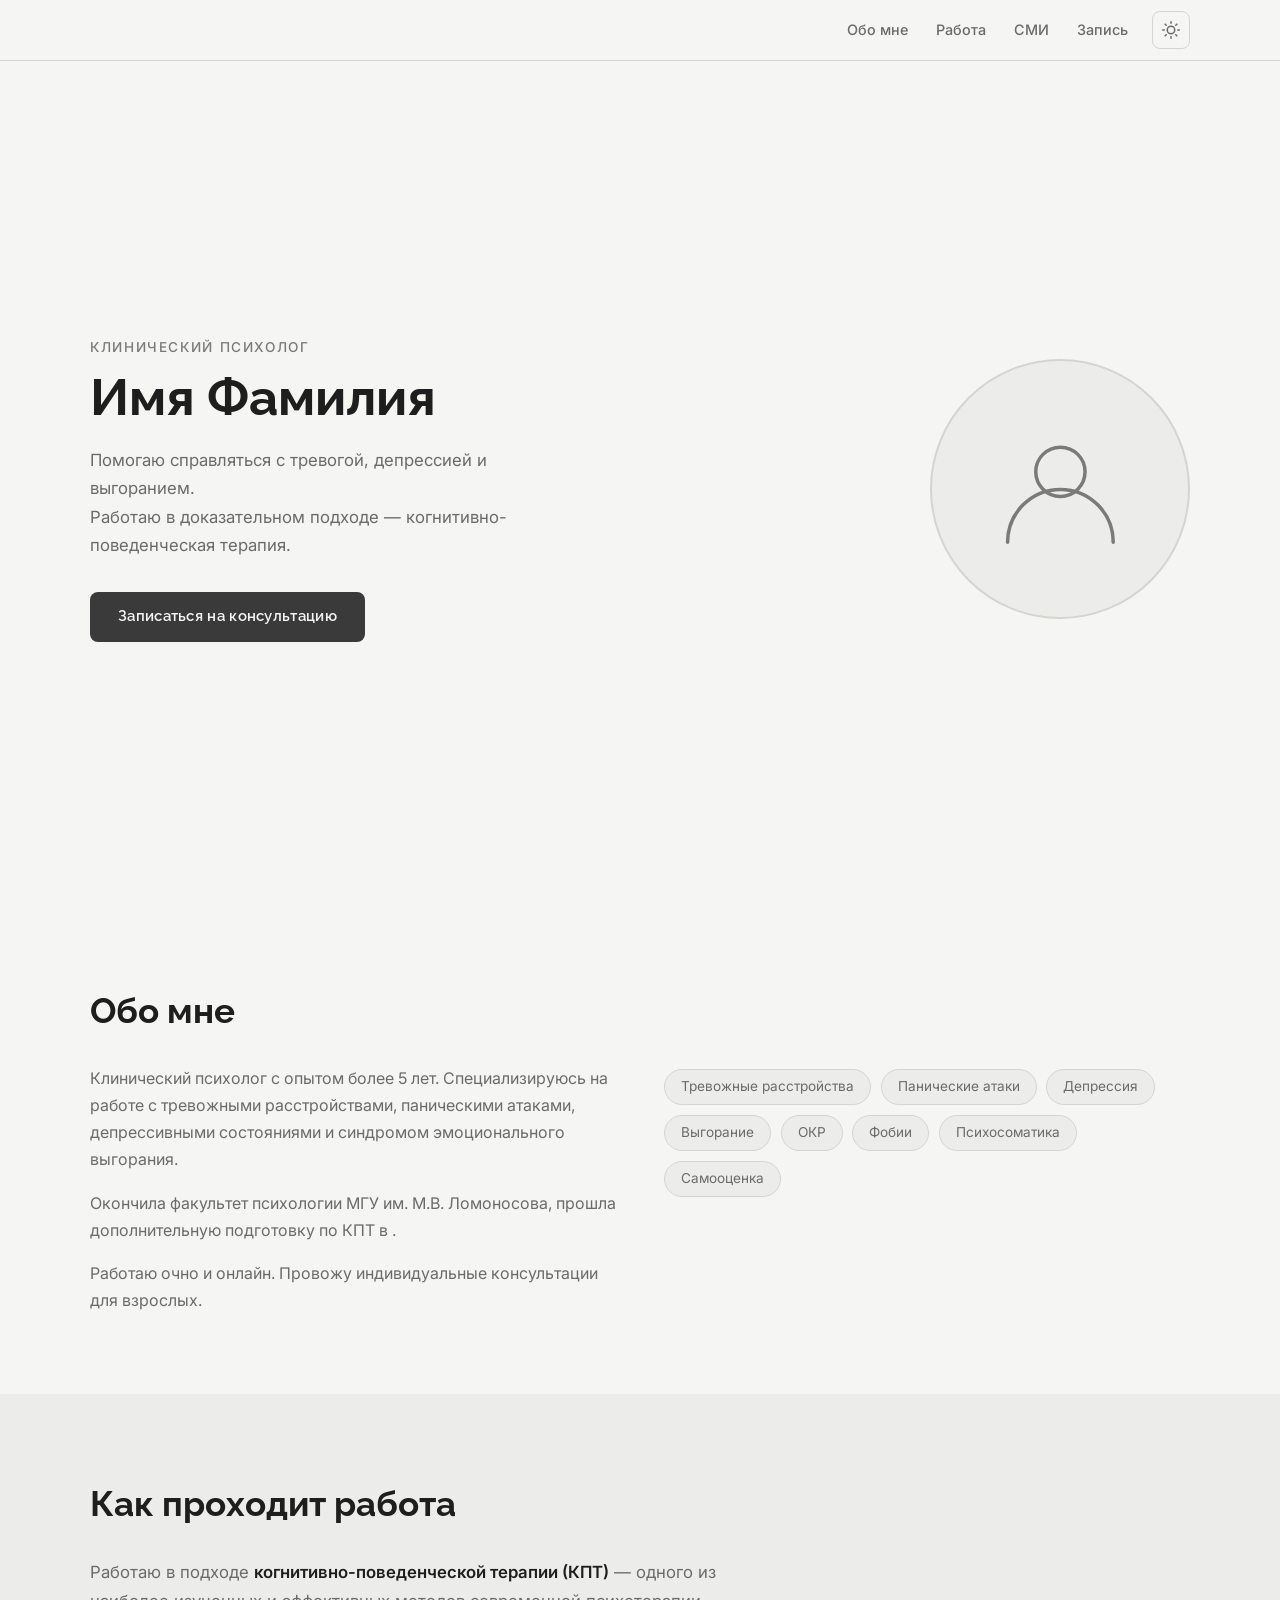
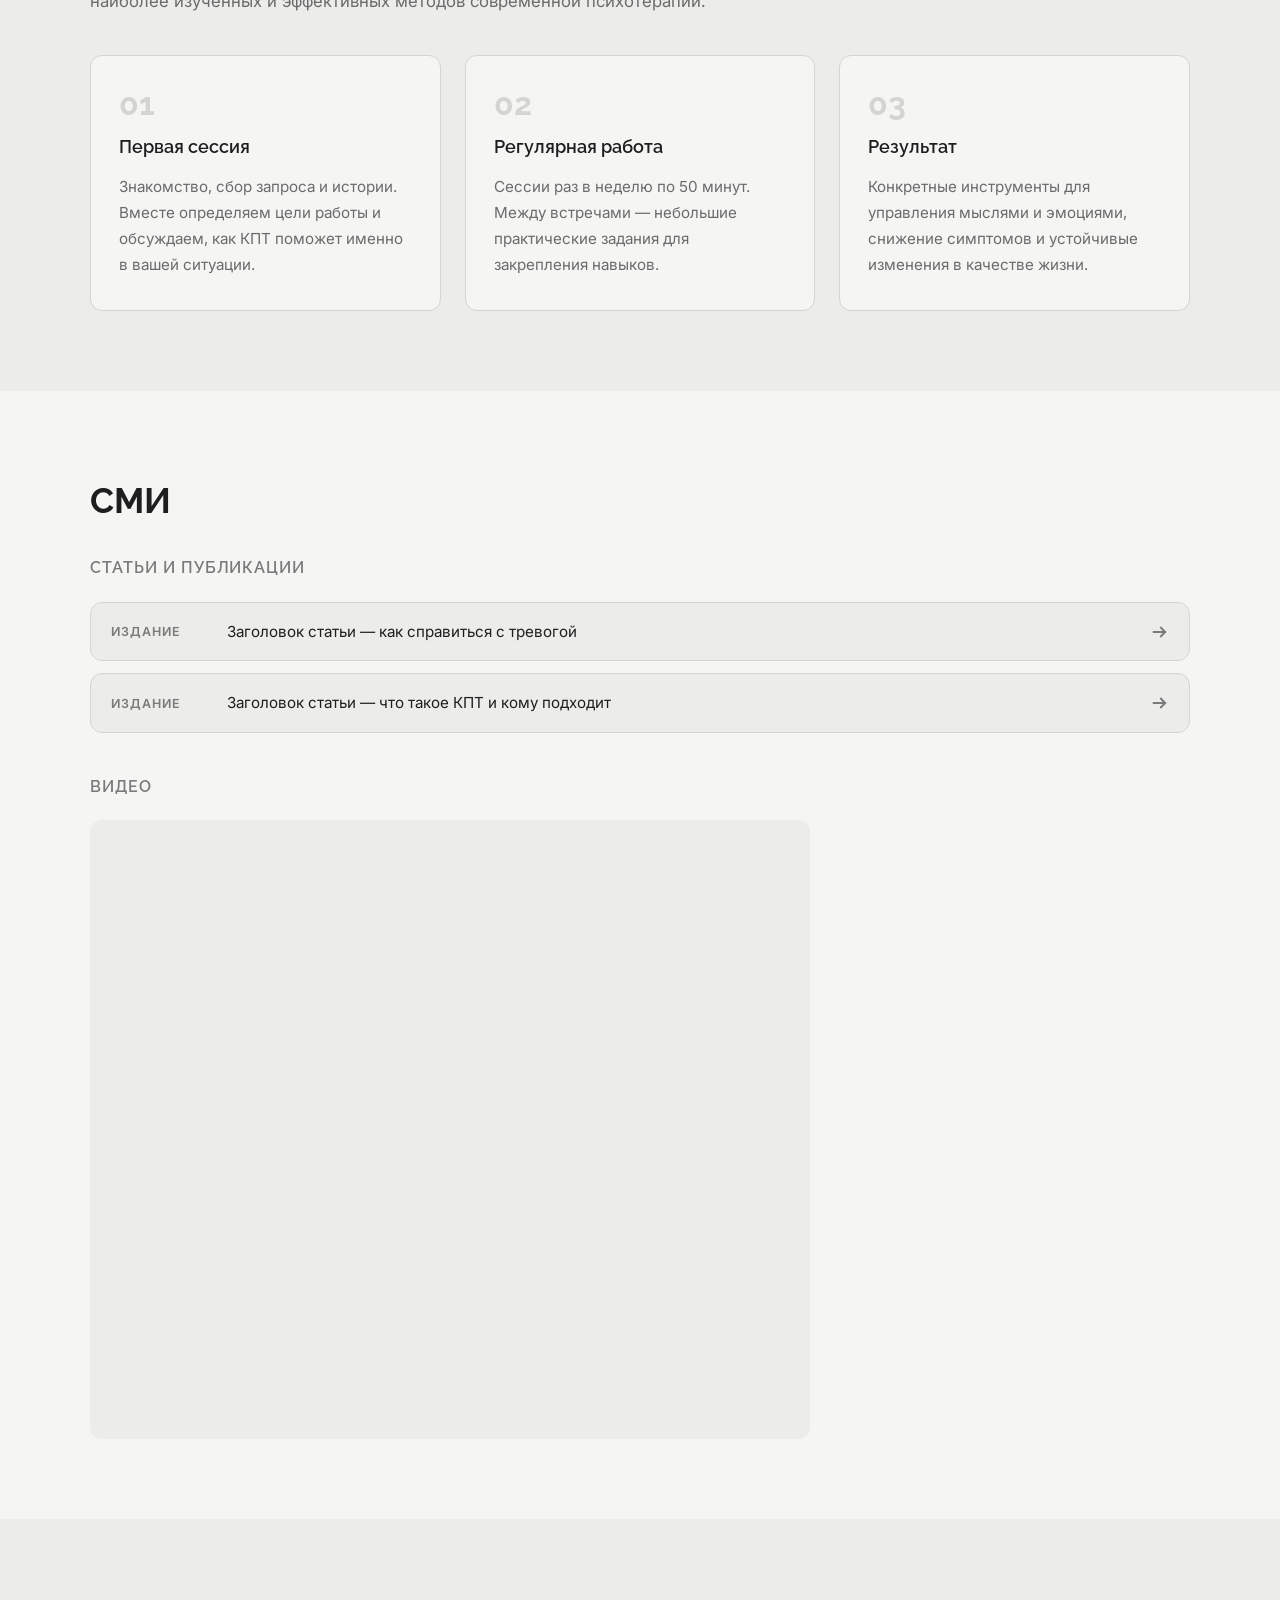
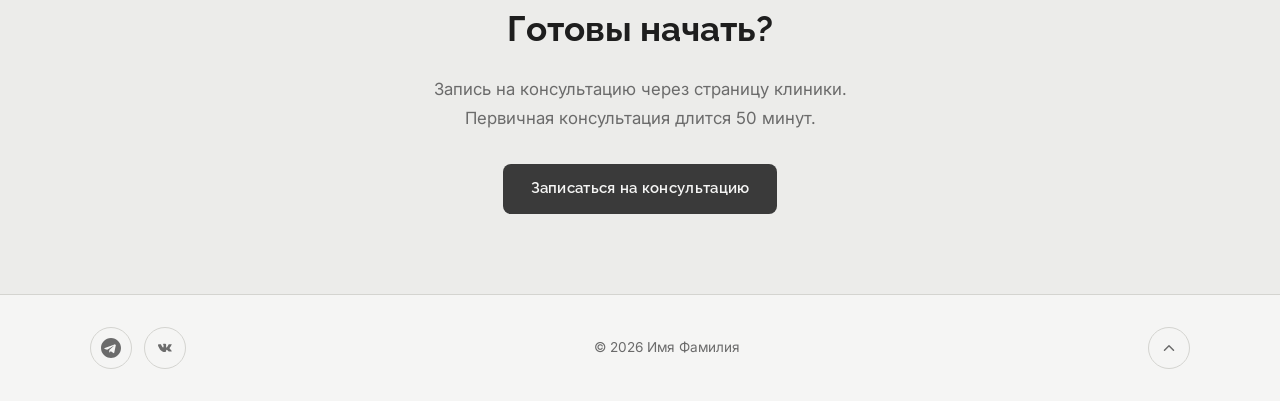
<file: site/index.html>
<!DOCTYPE html>
<html lang="ru" data-theme="light">
<head>
  <meta charset="UTF-8" />
  <meta name="viewport" content="width=device-width, initial-scale=1.0" />
  <title><!-- TODO: Имя Фамилия --> — клинический психолог</title>
  <meta name="description" content="Клинический психолог, КПТ-подход. Работаю с тревогой, депрессией, выгоранием." />
  <link rel="preconnect" href="https://fonts.googleapis.com" />
  <link rel="preconnect" href="https://fonts.gstatic.com" crossorigin />
  <link href="https://fonts.googleapis.com/css2?family=Raleway:wght@300;400;600;700&family=Inter:wght@300;400;500&display=swap" rel="stylesheet" />
  <link rel="stylesheet" href="style.css" />
</head>
<body>

  <!-- ─── NAV ─────────────────────────────────────────────────────────────── -->
  <nav class="nav" id="nav">
    <div class="nav__inner container">
      <a href="#hero" class="nav__logo"><!-- TODO: инициалы, напр. АС --></a>

      <ul class="nav__links" id="navLinks">
        <li><a href="#about">Обо мне</a></li>
        <li><a href="#approach">Работа</a></li>
        <li><a href="#media">СМИ</a></li>
        <li><a href="#booking">Запись</a></li>
      </ul>

      <div class="nav__controls">
        <button class="theme-toggle" id="themeToggle" aria-label="Переключить тему">
          <!-- sun icon -->
          <svg class="icon-sun" viewBox="0 0 24 24" fill="none" stroke="currentColor" stroke-width="2" stroke-linecap="round" stroke-linejoin="round">
            <circle cx="12" cy="12" r="5"/><line x1="12" y1="1" x2="12" y2="3"/><line x1="12" y1="21" x2="12" y2="23"/>
            <line x1="4.22" y1="4.22" x2="5.64" y2="5.64"/><line x1="18.36" y1="18.36" x2="19.78" y2="19.78"/>
            <line x1="1" y1="12" x2="3" y2="12"/><line x1="21" y1="12" x2="23" y2="12"/>
            <line x1="4.22" y1="19.78" x2="5.64" y2="18.36"/><line x1="18.36" y1="5.64" x2="19.78" y2="4.22"/>
          </svg>
          <!-- moon icon -->
          <svg class="icon-moon" viewBox="0 0 24 24" fill="none" stroke="currentColor" stroke-width="2" stroke-linecap="round" stroke-linejoin="round">
            <path d="M21 12.79A9 9 0 1 1 11.21 3 7 7 0 0 0 21 12.79z"/>
          </svg>
        </button>
        <button class="burger" id="burger" aria-label="Меню" aria-expanded="false">
          <span></span><span></span><span></span>
        </button>
      </div>
    </div>
  </nav>

  <!-- ─── HERO ─────────────────────────────────────────────────────────────── -->
  <section class="hero" id="hero">
    <div class="hero__inner container">
      <div class="hero__text">
        <p class="hero__pre">Клинический психолог</p>
        <!-- TODO: вставьте своё имя -->
        <h1 class="hero__name">Имя Фамилия</h1>
        <!-- TODO: краткий лид — 1–2 предложения о вас -->
        <p class="hero__lead">
          Помогаю справляться с тревогой, депрессией и выгоранием.<br>
          Работаю в доказательном подходе&nbsp;— когнитивно-поведенческая терапия.
        </p>
        <a href="#booking" class="btn btn--primary">Записаться на консультацию</a>
      </div>
      <div class="hero__photo">
        <!-- TODO: замените src на путь к своей фотографии -->
        <div class="photo-placeholder" role="img" aria-label="Фото психолога">
          <svg viewBox="0 0 80 80" fill="none" xmlns="http://www.w3.org/2000/svg">
            <circle cx="40" cy="30" r="14" stroke="currentColor" stroke-width="2"/>
            <path d="M10 70c0-16.569 13.431-30 30-30s30 13.431 30 30" stroke="currentColor" stroke-width="2" stroke-linecap="round"/>
          </svg>
        </div>
      </div>
    </div>
  </section>

  <!-- ─── ABOUT ─────────────────────────────────────────────────────────────── -->
  <section class="section" id="about">
    <div class="container">
      <h2 class="section__title animate-on-scroll">Обо мне</h2>
      <div class="about__grid">
        <div class="about__text animate-on-scroll">
          <!-- TODO: расскажите о себе — образование, опыт, специализация -->
          <p>
            Клинический психолог с опытом более 5 лет. Специализируюсь на работе
            с тревожными расстройствами, паническими атаками, депрессивными
            состояниями и синдромом эмоционального выгорания.
          </p>
          <p>
            Окончила факультет психологии МГУ им. М.В. Ломоносова, прошла
            дополнительную подготовку по КПТ в&nbsp;<!-- TODO: укажите место обучения -->.
          </p>
          <p>
            Работаю очно и онлайн. Провожу индивидуальные консультации для
            взрослых.
          </p>
        </div>
        <ul class="about__tags animate-on-scroll">
          <!-- TODO: отредактируйте список специализаций -->
          <li class="tag">Тревожные расстройства</li>
          <li class="tag">Панические атаки</li>
          <li class="tag">Депрессия</li>
          <li class="tag">Выгорание</li>
          <li class="tag">ОКР</li>
          <li class="tag">Фобии</li>
          <li class="tag">Психосоматика</li>
          <li class="tag">Самооценка</li>
        </ul>
      </div>
    </div>
  </section>

  <!-- ─── APPROACH ─────────────────────────────────────────────────────────── -->
  <section class="section section--alt" id="approach">
    <div class="container">
      <h2 class="section__title animate-on-scroll">Как проходит работа</h2>
      <p class="section__sub animate-on-scroll">
        Работаю в подходе <strong>когнитивно-поведенческой терапии (КПТ)</strong>&nbsp;—
        одного из наиболее изученных и эффективных методов современной психотерапии.
      </p>
      <div class="cards">
        <div class="card animate-on-scroll" style="--delay: 0ms">
          <div class="card__num">01</div>
          <h3 class="card__title">Первая сессия</h3>
          <!-- TODO: опишите, что происходит на первой встрече -->
          <p class="card__text">
            Знакомство, сбор запроса и истории. Вместе определяем цели работы
            и обсуждаем, как КПТ поможет именно в вашей ситуации.
          </p>
        </div>
        <div class="card animate-on-scroll" style="--delay: 100ms">
          <div class="card__num">02</div>
          <h3 class="card__title">Регулярная работа</h3>
          <!-- TODO: опишите процесс терапии -->
          <p class="card__text">
            Сессии раз в неделю по 50 минут. Между встречами — небольшие
            практические задания для закрепления навыков.
          </p>
        </div>
        <div class="card animate-on-scroll" style="--delay: 200ms">
          <div class="card__num">03</div>
          <h3 class="card__title">Результат</h3>
          <!-- TODO: опишите ожидаемые результаты -->
          <p class="card__text">
            Конкретные инструменты для управления мыслями и эмоциями, снижение
            симптомов и устойчивые изменения в качестве жизни.
          </p>
        </div>
      </div>
    </div>
  </section>

  <!-- ─── MEDIA ─────────────────────────────────────────────────────────────── -->
  <section class="section" id="media">
    <div class="container">
      <h2 class="section__title animate-on-scroll">СМИ</h2>

      <h3 class="media__sub animate-on-scroll">Статьи и публикации</h3>
      <div class="media__articles">
        <!-- TODO: замените плейсхолдеры реальными статьями -->
        <a class="media-card animate-on-scroll" href="#" target="_blank" rel="noopener">
          <div class="media-card__source">Издание <!-- TODO --></div>
          <div class="media-card__title">Заголовок статьи — как справиться с тревогой</div>
          <svg class="media-card__arrow" viewBox="0 0 16 16" fill="none" stroke="currentColor" stroke-width="1.5">
            <path d="M3 8h10M9 4l4 4-4 4"/>
          </svg>
        </a>
        <a class="media-card animate-on-scroll" href="#" target="_blank" rel="noopener">
          <div class="media-card__source">Издание <!-- TODO --></div>
          <div class="media-card__title">Заголовок статьи — что такое КПТ и кому подходит</div>
          <svg class="media-card__arrow" viewBox="0 0 16 16" fill="none" stroke="currentColor" stroke-width="1.5">
            <path d="M3 8h10M9 4l4 4-4 4"/>
          </svg>
        </a>
      </div>

      <h3 class="media__sub animate-on-scroll">Видео</h3>
      <div class="media__videos">
        <!-- TODO: замените src на реальную ссылку YouTube embed -->
        <div class="video-wrap animate-on-scroll">
          <iframe
            src="https://www.youtube.com/embed/TODO_VIDEO_ID"
            title="Видео — TODO: заголовок"
            frameborder="0"
            allow="accelerometer; autoplay; clipboard-write; encrypted-media; gyroscope; picture-in-picture"
            allowfullscreen
            loading="lazy"
          ></iframe>
        </div>
      </div>
    </div>
  </section>

  <!-- ─── BOOKING ───────────────────────────────────────────────────────────── -->
  <section class="section section--alt booking" id="booking">
    <div class="container booking__inner animate-on-scroll">
      <h2 class="booking__title">Готовы начать?</h2>
      <p class="booking__text">
        Запись на консультацию через страницу клиники.<br>
        Первичная консультация длится 50 минут.
      </p>
      <!-- TODO: замените href на реальную ссылку на страницу записи в клинике -->
      <a class="btn btn--primary" href="#" target="_blank" rel="noopener">
        Записаться на консультацию
      </a>
    </div>
  </section>

  <!-- ─── FOOTER ────────────────────────────────────────────────────────────── -->
  <footer class="footer">
    <div class="container footer__inner">
      <div class="footer__social">
        <!-- TODO: замените href на ваши ссылки -->
        <a class="social-link" href="https://t.me/TODO_USERNAME" target="_blank" rel="noopener" aria-label="Telegram">
          <svg viewBox="0 0 24 24" fill="currentColor" xmlns="http://www.w3.org/2000/svg">
            <path d="M12 0C5.373 0 0 5.373 0 12s5.373 12 12 12 12-5.373 12-12S18.627 0 12 0zm5.894 8.221-1.97 9.28c-.145.658-.537.818-1.084.508l-3-2.21-1.447 1.394c-.16.16-.295.295-.605.295l.213-3.053 5.56-5.023c.242-.213-.054-.333-.373-.12L7.41 13.992 4.46 13.1c-.658-.204-.672-.658.136-.975l11.57-4.461c.548-.196 1.027.12.728.557z"/>
          </svg>
        </a>
        <a class="social-link" href="https://vk.com/TODO_USERNAME" target="_blank" rel="noopener" aria-label="ВКонтакте">
          <svg viewBox="0 0 24 24" fill="currentColor" xmlns="http://www.w3.org/2000/svg">
            <path d="M12.785 16.241s.288-.032.436-.194c.136-.148.132-.427.132-.427s-.02-1.304.585-1.498c.597-.19 1.364 1.26 2.178 1.817.615.422 1.08.33 1.08.33l2.17-.03s1.135-.07.597-1.004c-.044-.073-.314-.661-1.614-1.868-1.362-1.26-1.178-1.057.46-3.238.998-1.329 1.396-2.142 1.271-2.49-.12-.332-.854-.244-.854-.244l-2.44.015s-.181-.025-.315.056c-.132.079-.217.262-.217.262s-.386 1.025-.9 1.898c-1.086 1.844-1.52 1.94-1.698 1.826-.412-.267-.309-1.075-.309-1.648 0-1.793.272-2.54-.529-2.733-.266-.064-.461-.106-1.139-.113-.871-.009-1.609.003-2.025.207-.277.136-.491.439-.361.456.161.022.526.098.72.36.25.34.24 1.104.24 1.104s.144 2.112-.333 2.373c-.327.179-.775-.186-1.737-1.857-.494-.855-.867-1.8-.867-1.8s-.071-.177-.202-.272c-.157-.115-.376-.151-.376-.151l-2.318.015s-.347.01-.474.16C3.566 8.93 3.66 9.24 3.66 9.24S5.34 13.145 7.24 15.114c1.748 1.81 3.733 1.69 3.733 1.69l.955-.01.857-.012z"/>
          </svg>
        </a>
      </div>
      <p class="footer__copy">
        <!-- TODO: замените на своё имя -->
        &copy; <span id="year"></span> Имя Фамилия
      </p>
      <a class="footer__top" href="#hero" aria-label="Наверх">
        <svg viewBox="0 0 24 24" fill="none" stroke="currentColor" stroke-width="2" stroke-linecap="round" stroke-linejoin="round">
          <polyline points="18 15 12 9 6 15"/>
        </svg>
      </a>
    </div>
  </footer>

  <script src="script.js"></script>
</body>
</html>
</file>
<file: site/style.css>
/* ── Reset & base ───────────────────────────────────────────────────────── */
*, *::before, *::after { box-sizing: border-box; margin: 0; padding: 0; }

:root {
  --bg:         #F5F5F4;
  --bg-card:    #ECECEA;
  --bg-nav:     rgba(245, 245, 244, 0.92);
  --text:       #1E1E1E;
  --text-muted: #6B6B6B;
  --accent:     #7A7A7A;
  --border:     #D4D4D0;
  --btn-bg:     #3A3A3A;
  --btn-text:   #F5F5F4;
  --shadow:     0 2px 16px rgba(0,0,0,.07);

  --font-head: 'Raleway', sans-serif;
  --font-body: 'Inter', sans-serif;
  --radius: 12px;
  --transition: 0.25s ease;
}

[data-theme="dark"] {
  --bg:         #1C1C1E;
  --bg-card:    #2C2C2E;
  --bg-nav:     rgba(28, 28, 30, 0.92);
  --text:       #E5E5E0;
  --text-muted: #9E9E9E;
  --accent:     #B0B0B0;
  --border:     #3A3A3C;
  --btn-bg:     #CFCFCF;
  --btn-text:   #1C1C1E;
  --shadow:     0 2px 16px rgba(0,0,0,.3);
}

html { scroll-behavior: smooth; }

body {
  font-family: var(--font-body);
  background: var(--bg);
  color: var(--text);
  font-size: 16px;
  line-height: 1.7;
  transition: background var(--transition), color var(--transition);
  -webkit-font-smoothing: antialiased;
}

img { max-width: 100%; display: block; }
a { color: inherit; text-decoration: none; }

/* ── Layout helpers ─────────────────────────────────────────────────────── */
.container {
  width: min(1100px, 100% - 2rem);
  margin-inline: auto;
}

.section {
  padding: 80px 0;
}

.section--alt {
  background: var(--bg-card);
  transition: background var(--transition);
}

/* ── Scroll animations ──────────────────────────────────────────────────── */
.animate-on-scroll {
  opacity: 0;
  transform: translateY(24px);
  transition: opacity 0.55s ease, transform 0.55s ease;
  transition-delay: var(--delay, 0ms);
}

.animate-on-scroll.visible {
  opacity: 1;
  transform: translateY(0);
}

/* ── Buttons ────────────────────────────────────────────────────────────── */
.btn {
  display: inline-block;
  padding: 0.75rem 1.75rem;
  border-radius: 8px;
  font-family: var(--font-head);
  font-weight: 600;
  font-size: 0.95rem;
  letter-spacing: 0.02em;
  cursor: pointer;
  border: none;
  transition: opacity var(--transition), transform var(--transition);
}
.btn:hover { opacity: 0.85; transform: translateY(-1px); }
.btn:active { transform: translateY(0); }

.btn--primary {
  background: var(--btn-bg);
  color: var(--btn-text);
}

/* ── NAV ────────────────────────────────────────────────────────────────── */
.nav {
  position: sticky;
  top: 0;
  z-index: 100;
  background: var(--bg-nav);
  backdrop-filter: blur(12px);
  -webkit-backdrop-filter: blur(12px);
  border-bottom: 1px solid var(--border);
  transition: background var(--transition), border-color var(--transition);
}

.nav__inner {
  display: flex;
  align-items: center;
  gap: 1.5rem;
  height: 60px;
}

.nav__logo {
  font-family: var(--font-head);
  font-weight: 700;
  font-size: 1.1rem;
  letter-spacing: 0.08em;
  color: var(--text);
  flex-shrink: 0;
}

.nav__links {
  display: flex;
  gap: 1.75rem;
  list-style: none;
  margin-left: auto;
}

.nav__links a {
  font-size: 0.9rem;
  font-weight: 500;
  color: var(--text-muted);
  transition: color var(--transition);
  white-space: nowrap;
}
.nav__links a:hover { color: var(--text); }

.nav__controls {
  display: flex;
  align-items: center;
  gap: 0.5rem;
  flex-shrink: 0;
}

/* Theme toggle */
.theme-toggle {
  background: none;
  border: 1px solid var(--border);
  border-radius: 8px;
  width: 38px;
  height: 38px;
  display: flex;
  align-items: center;
  justify-content: center;
  cursor: pointer;
  color: var(--text-muted);
  transition: border-color var(--transition), color var(--transition);
}
.theme-toggle:hover { color: var(--text); border-color: var(--accent); }
.theme-toggle svg { width: 18px; height: 18px; }

[data-theme="light"] .icon-moon { display: none; }
[data-theme="dark"]  .icon-sun  { display: none; }

/* Burger */
.burger {
  display: none;
  flex-direction: column;
  gap: 5px;
  background: none;
  border: none;
  cursor: pointer;
  padding: 4px;
}
.burger span {
  display: block;
  width: 22px;
  height: 2px;
  background: var(--text);
  border-radius: 2px;
  transition: transform var(--transition), opacity var(--transition);
}

/* Mobile nav open state */
.nav.nav--open .nav__links {
  display: flex;
}
.burger[aria-expanded="true"] span:nth-child(1) { transform: translateY(7px) rotate(45deg); }
.burger[aria-expanded="true"] span:nth-child(2) { opacity: 0; }
.burger[aria-expanded="true"] span:nth-child(3) { transform: translateY(-7px) rotate(-45deg); }

/* ── HERO ───────────────────────────────────────────────────────────────── */
.hero {
  padding: 96px 0 80px;
  min-height: calc(100svh - 60px);
  display: flex;
  align-items: center;
}

.hero__inner {
  display: grid;
  grid-template-columns: 1fr auto;
  gap: 3rem;
  align-items: center;
}

.hero__pre {
  font-size: 0.85rem;
  font-weight: 500;
  letter-spacing: 0.12em;
  text-transform: uppercase;
  color: var(--accent);
  margin-bottom: 0.5rem;
}

.hero__name {
  font-family: var(--font-head);
  font-size: clamp(2rem, 5vw, 3.2rem);
  font-weight: 700;
  line-height: 1.15;
  color: var(--text);
  margin-bottom: 1.2rem;
}

.hero__lead {
  font-size: 1.05rem;
  color: var(--text-muted);
  max-width: 480px;
  margin-bottom: 2rem;
}

/* Photo */
.hero__photo { flex-shrink: 0; }

.photo-placeholder {
  width: clamp(160px, 22vw, 260px);
  aspect-ratio: 1;
  border-radius: 50%;
  background: var(--bg-card);
  border: 2px solid var(--border);
  display: flex;
  align-items: center;
  justify-content: center;
  color: var(--accent);
  transition: background var(--transition), border-color var(--transition);
  overflow: hidden;
}
.photo-placeholder svg { width: 55%; height: 55%; }

/* If real photo is placed */
.photo-placeholder img {
  width: 100%;
  height: 100%;
  object-fit: cover;
  border-radius: 50%;
}

/* ── SECTION titles ─────────────────────────────────────────────────────── */
.section__title {
  font-family: var(--font-head);
  font-size: clamp(1.6rem, 3vw, 2.2rem);
  font-weight: 700;
  margin-bottom: 1.5rem;
  color: var(--text);
}

.section__sub {
  font-size: 1.05rem;
  color: var(--text-muted);
  max-width: 660px;
  margin-bottom: 2.5rem;
}
.section__sub strong { color: var(--text); font-weight: 600; }

/* ── ABOUT ──────────────────────────────────────────────────────────────── */
.about__grid {
  display: grid;
  grid-template-columns: 1fr 1fr;
  gap: 3rem;
  align-items: start;
}

.about__text p { color: var(--text-muted); margin-bottom: 1rem; }
.about__text p:last-child { margin-bottom: 0; }

.about__tags {
  display: flex;
  flex-wrap: wrap;
  gap: 0.6rem;
  list-style: none;
  padding-top: 0.25rem;
}

.tag {
  background: var(--bg-card);
  border: 1px solid var(--border);
  border-radius: 100px;
  padding: 0.35rem 1rem;
  font-size: 0.85rem;
  color: var(--text-muted);
  transition: background var(--transition), border-color var(--transition), color var(--transition);
}
.tag:hover { border-color: var(--accent); color: var(--text); }

/* ── APPROACH CARDS ─────────────────────────────────────────────────────── */
.cards {
  display: grid;
  grid-template-columns: repeat(3, 1fr);
  gap: 1.5rem;
}

.card {
  background: var(--bg);
  border: 1px solid var(--border);
  border-radius: var(--radius);
  padding: 2rem 1.75rem;
  transition: background var(--transition), border-color var(--transition), box-shadow var(--transition);
}
.card:hover { box-shadow: var(--shadow); }

.card__num {
  font-family: var(--font-head);
  font-size: 2rem;
  font-weight: 700;
  color: var(--border);
  line-height: 1;
  margin-bottom: 0.75rem;
  transition: color var(--transition);
}

.card__title {
  font-family: var(--font-head);
  font-size: 1.1rem;
  font-weight: 600;
  margin-bottom: 0.75rem;
  color: var(--text);
}

.card__text { font-size: 0.95rem; color: var(--text-muted); }

/* ── MEDIA ──────────────────────────────────────────────────────────────── */
.media__sub {
  font-family: var(--font-head);
  font-size: 1rem;
  font-weight: 600;
  letter-spacing: 0.06em;
  text-transform: uppercase;
  color: var(--accent);
  margin-bottom: 1.25rem;
  margin-top: 2.5rem;
}
.media__sub:first-of-type { margin-top: 0; }

.media__articles {
  display: flex;
  flex-direction: column;
  gap: 0.75rem;
}

.media-card {
  display: flex;
  align-items: center;
  gap: 1rem;
  background: var(--bg-card);
  border: 1px solid var(--border);
  border-radius: var(--radius);
  padding: 1rem 1.25rem;
  transition: border-color var(--transition), box-shadow var(--transition), background var(--transition);
}
.media-card:hover { border-color: var(--accent); box-shadow: var(--shadow); }

.media-card__source {
  font-size: 0.78rem;
  font-weight: 600;
  letter-spacing: 0.08em;
  text-transform: uppercase;
  color: var(--accent);
  white-space: nowrap;
  min-width: 100px;
}

.media-card__title {
  flex: 1;
  font-size: 0.95rem;
  color: var(--text);
}

.media-card__arrow {
  width: 20px;
  height: 20px;
  flex-shrink: 0;
  color: var(--accent);
  transition: transform var(--transition);
}
.media-card:hover .media-card__arrow { transform: translateX(3px); }

.media__videos { margin-top: 1rem; }

.video-wrap {
  position: relative;
  padding-bottom: 56.25%;
  height: 0;
  overflow: hidden;
  border-radius: var(--radius);
  background: var(--bg-card);
  max-width: 720px;
}
.video-wrap iframe {
  position: absolute;
  inset: 0;
  width: 100%;
  height: 100%;
  border: none;
  border-radius: var(--radius);
}

/* ── BOOKING ────────────────────────────────────────────────────────────── */
.booking__inner {
  text-align: center;
  max-width: 560px;
  margin-inline: auto;
}

.booking__title {
  font-family: var(--font-head);
  font-size: clamp(1.6rem, 3vw, 2.2rem);
  font-weight: 700;
  margin-bottom: 1rem;
}

.booking__text {
  color: var(--text-muted);
  margin-bottom: 2rem;
  font-size: 1.05rem;
}

/* ── FOOTER ─────────────────────────────────────────────────────────────── */
.footer {
  border-top: 1px solid var(--border);
  padding: 2rem 0;
  transition: border-color var(--transition);
}

.footer__inner {
  display: flex;
  align-items: center;
  gap: 1.5rem;
}

.footer__social {
  display: flex;
  gap: 0.75rem;
}

.social-link {
  display: flex;
  align-items: center;
  justify-content: center;
  width: 42px;
  height: 42px;
  border-radius: 50%;
  border: 1px solid var(--border);
  color: var(--text-muted);
  transition: border-color var(--transition), color var(--transition), background var(--transition);
}
.social-link:hover { border-color: var(--accent); color: var(--text); background: var(--bg-card); }
.social-link svg { width: 20px; height: 20px; }

.footer__copy {
  flex: 1;
  text-align: center;
  font-size: 0.85rem;
  color: var(--text-muted);
}

.footer__top {
  display: flex;
  align-items: center;
  justify-content: center;
  width: 42px;
  height: 42px;
  border-radius: 50%;
  border: 1px solid var(--border);
  color: var(--text-muted);
  transition: border-color var(--transition), color var(--transition);
}
.footer__top:hover { border-color: var(--accent); color: var(--text); }
.footer__top svg { width: 18px; height: 18px; }

/* ── RESPONSIVE ─────────────────────────────────────────────────────────── */
@media (max-width: 900px) {
  .about__grid { grid-template-columns: 1fr; gap: 2rem; }
  .cards { grid-template-columns: 1fr; }
}

@media (max-width: 700px) {
  .nav__links {
    display: none;
    position: absolute;
    top: 60px;
    left: 0;
    right: 0;
    flex-direction: column;
    gap: 0;
    background: var(--bg-nav);
    backdrop-filter: blur(12px);
    -webkit-backdrop-filter: blur(12px);
    border-bottom: 1px solid var(--border);
    padding: 0.5rem 0;
  }
  .nav__links li a {
    display: block;
    padding: 0.75rem 1.25rem;
    font-size: 1rem;
  }
  .nav.nav--open .nav__links { display: flex; }
  .burger { display: flex; }
  .nav { position: sticky; }

  .hero { padding: 60px 0 56px; min-height: unset; }
  .hero__inner {
    grid-template-columns: 1fr;
    text-align: center;
  }
  .hero__photo { justify-self: center; order: -1; }
  .hero__lead { margin-inline: auto; }

  .section { padding: 56px 0; }

  .media-card { flex-wrap: wrap; gap: 0.5rem; }
  .media-card__source { min-width: unset; }
  .media-card__arrow { display: none; }

  .footer__inner { flex-wrap: wrap; justify-content: center; }
  .footer__copy { order: 3; flex: 100%; }
}
</file>
